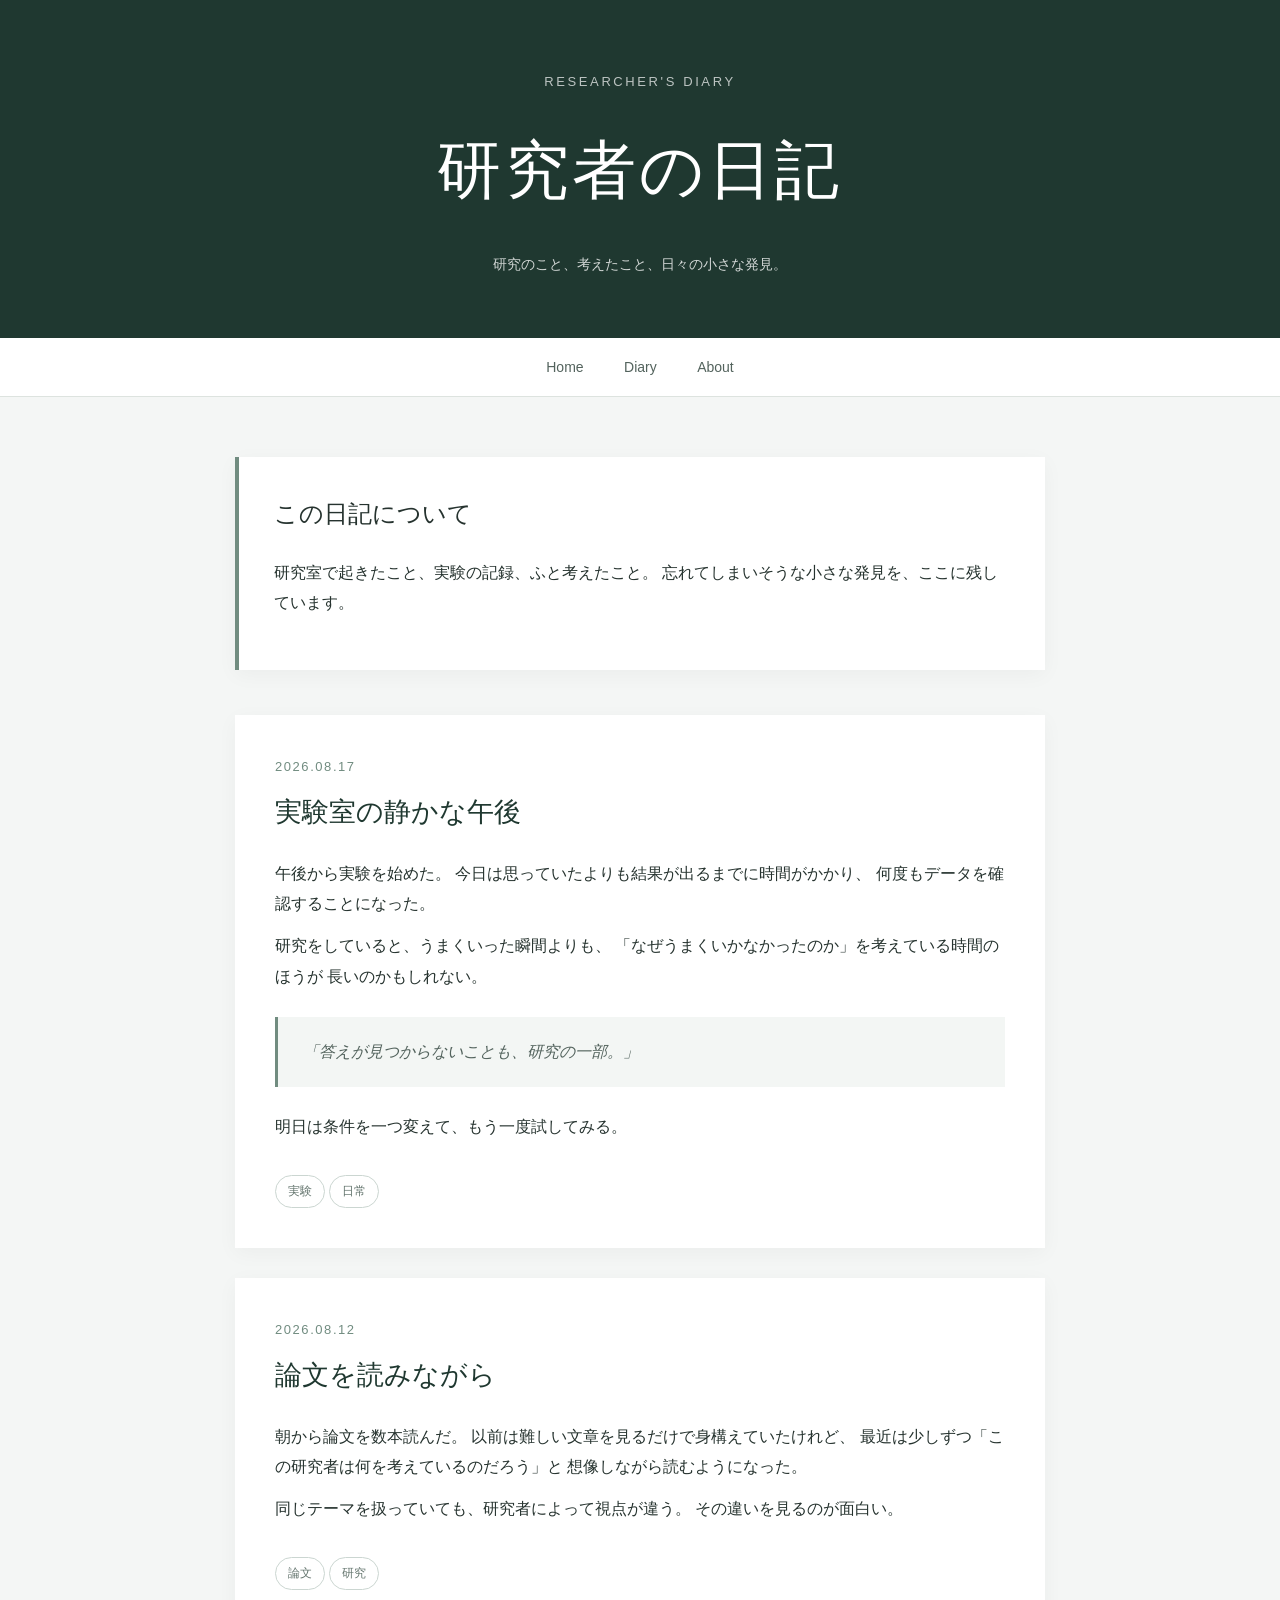
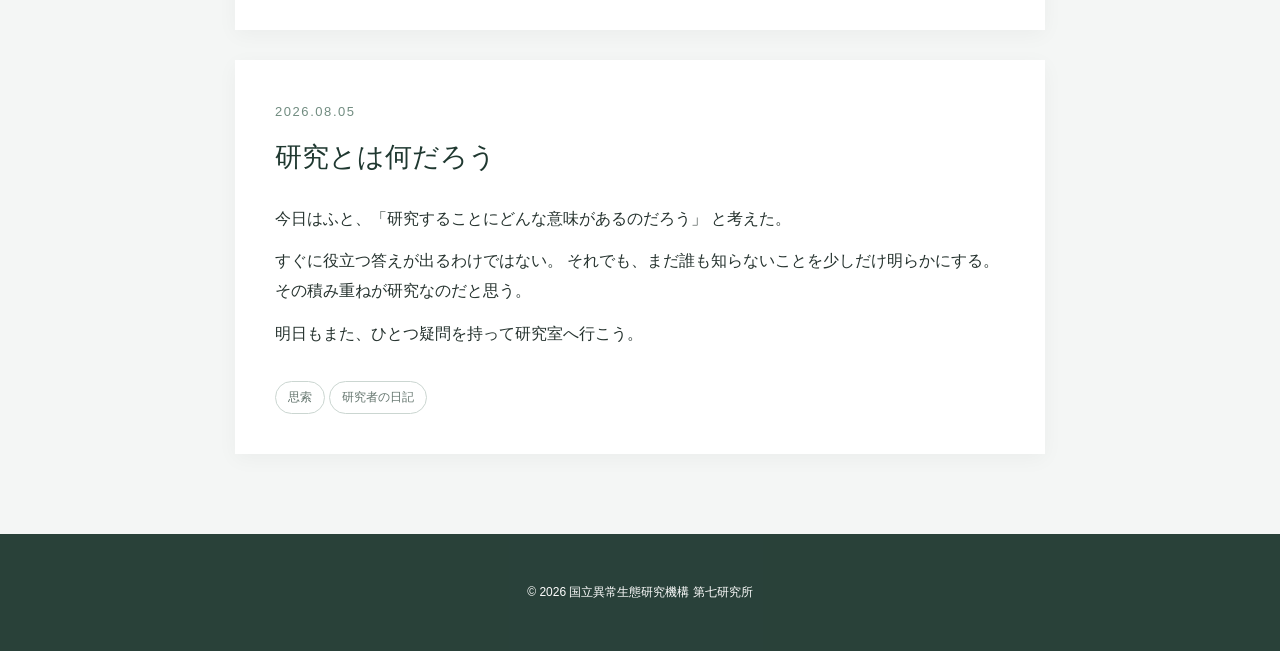
<file: Diary/index.html>
<!DOCTYPE html>
<html lang="ja">
<head>
  <meta charset="UTF-8">
  <meta name="viewport" content="width=device-width, initial-scale=1.0">
  <title>研究者の日記</title>

  <style>
    * {
      box-sizing: border-box;
    }

    body {
      margin: 0;
      font-family:
        -apple-system, BlinkMacSystemFont,
        "Hiragino Kaku Gothic ProN",
        "Yu Gothic", "Meiryo", sans-serif;
      background: #f4f6f5;
      color: #26332f;
      line-height: 1.9;
    }

    header {
      background: #1f3830;
      color: white;
      padding: 70px 20px 60px;
      text-align: center;
    }

    header .label {
      font-size: 13px;
      letter-spacing: 0.2em;
      opacity: 0.7;
      margin-bottom: 15px;
    }

    header h1 {
      margin: 0;
      font-family: Georgia, "Times New Roman", serif;
      font-size: clamp(38px, 8vw, 64px);
      font-weight: normal;
      letter-spacing: 0.05em;
    }

    header p {
      margin: 20px 0 0;
      font-size: 14px;
      opacity: 0.8;
    }

    nav {
      background: white;
      border-bottom: 1px solid #dde3df;
      text-align: center;
      padding: 14px;
      position: sticky;
      top: 0;
      z-index: 10;
    }

    nav a {
      color: #53635d;
      text-decoration: none;
      margin: 0 18px;
      font-size: 14px;
    }

    nav a:hover {
      color: #1f3830;
    }

    main {
      max-width: 850px;
      margin: 60px auto;
      padding: 0 20px;
    }

    .intro {
      background: white;
      padding: 35px;
      margin-bottom: 45px;
      border-left: 4px solid #718c80;
      box-shadow: 0 5px 20px rgba(0,0,0,0.04);
    }

    .intro h2 {
      margin-top: 0;
      font-family: Georgia, serif;
      font-weight: normal;
    }

    .diary {
      background: white;
      padding: 40px;
      margin-bottom: 30px;
      box-shadow: 0 5px 20px rgba(0,0,0,0.04);
    }

    .date {
      color: #718c80;
      font-size: 13px;
      letter-spacing: 0.12em;
      margin-bottom: 8px;
    }

    .diary h2 {
      margin: 0 0 20px;
      font-family: Georgia, serif;
      font-size: 27px;
      font-weight: normal;
      color: #1f3830;
    }

    .diary p {
      margin: 12px 0;
    }

    .tag {
      display: inline-block;
      margin-top: 20px;
      padding: 4px 12px;
      border: 1px solid #cbd6d1;
      color: #64756e;
      font-size: 12px;
      border-radius: 20px;
    }

    .quote {
      margin: 25px 0;
      padding: 20px 25px;
      background: #f3f6f4;
      border-left: 3px solid #718c80;
      color: #53635d;
      font-family: Georgia, serif;
      font-style: italic;
    }

    footer {
      margin-top: 80px;
      background: #1f3830;
      color: white;
      text-align: center;
      padding: 35px 20px;
      font-size: 12px;
      opacity: 0.95;
    }

    @media (max-width: 600px) {
      header {
        padding: 55px 20px 45px;
      }

      nav a {
        margin: 0 8px;
        font-size: 12px;
      }

      main {
        margin: 35px auto;
      }

      .intro,
      .diary {
        padding: 25px;
      }

      .diary h2 {
        font-size: 23px;
      }
    }
  </style>
</head>

<body>

  <header id="top">
    <div class="label">RESEARCHER'S DIARY</div>
    <h1>研究者の日記</h1>
    <p>研究のこと、考えたこと、日々の小さな発見。</p>
  </header>

  <nav>
    <a href="../index.html" class="card-link">Home</a>
    <a href="#diary">Diary</a>
    <a href="#about">About</a>
  </nav>

  <main>

    <section class="intro" id="about">
      <h2>この日記について</h2>
      <p>
        研究室で起きたこと、実験の記録、ふと考えたこと。
        忘れてしまいそうな小さな発見を、ここに残しています。
      </p>
    </section>

    <section id="diary">

      <!-- 日記 01 -->
      <article class="diary">
        <div class="date">2026.08.17</div>
        <h2>実験室の静かな午後</h2>

        <p>
          午後から実験を始めた。
          今日は思っていたよりも結果が出るまでに時間がかかり、
          何度もデータを確認することになった。
        </p>

        <p>
          研究をしていると、うまくいった瞬間よりも、
          「なぜうまくいかなかったのか」を考えている時間のほうが
          長いのかもしれない。
        </p>

        <div class="quote">
          「答えが見つからないことも、研究の一部。」
        </div>

        <p>
          明日は条件を一つ変えて、もう一度試してみる。
        </p>

        <span class="tag">実験</span>
        <span class="tag">日常</span>
      </article>


      <!-- 日記 02 -->
      <article class="diary">
        <div class="date">2026.08.12</div>
        <h2>論文を読みながら</h2>

        <p>
          朝から論文を数本読んだ。
          以前は難しい文章を見るだけで身構えていたけれど、
          最近は少しずつ「この研究者は何を考えているのだろう」と
          想像しながら読むようになった。
        </p>

        <p>
          同じテーマを扱っていても、研究者によって視点が違う。
          その違いを見るのが面白い。
        </p>

        <span class="tag">論文</span>
        <span class="tag">研究</span>
      </article>


      <!-- 日記 03 -->
      <article class="diary">
        <div class="date">2026.08.05</div>
        <h2>研究とは何だろう</h2>

        <p>
          今日はふと、「研究することにどんな意味があるのだろう」
          と考えた。
        </p>

        <p>
          すぐに役立つ答えが出るわけではない。
          それでも、まだ誰も知らないことを少しだけ明らかにする。
          その積み重ねが研究なのだと思う。
        </p>

        <p>
          明日もまた、ひとつ疑問を持って研究室へ行こう。
        </p>

        <span class="tag">思索</span>
        <span class="tag">研究者の日記</span>
      </article>

    </section>

  </main>

  <footer>
    <p>© 2026 国立異常生態研究機構 第七研究所</p>
  </footer>

</body>
</html>
</file>
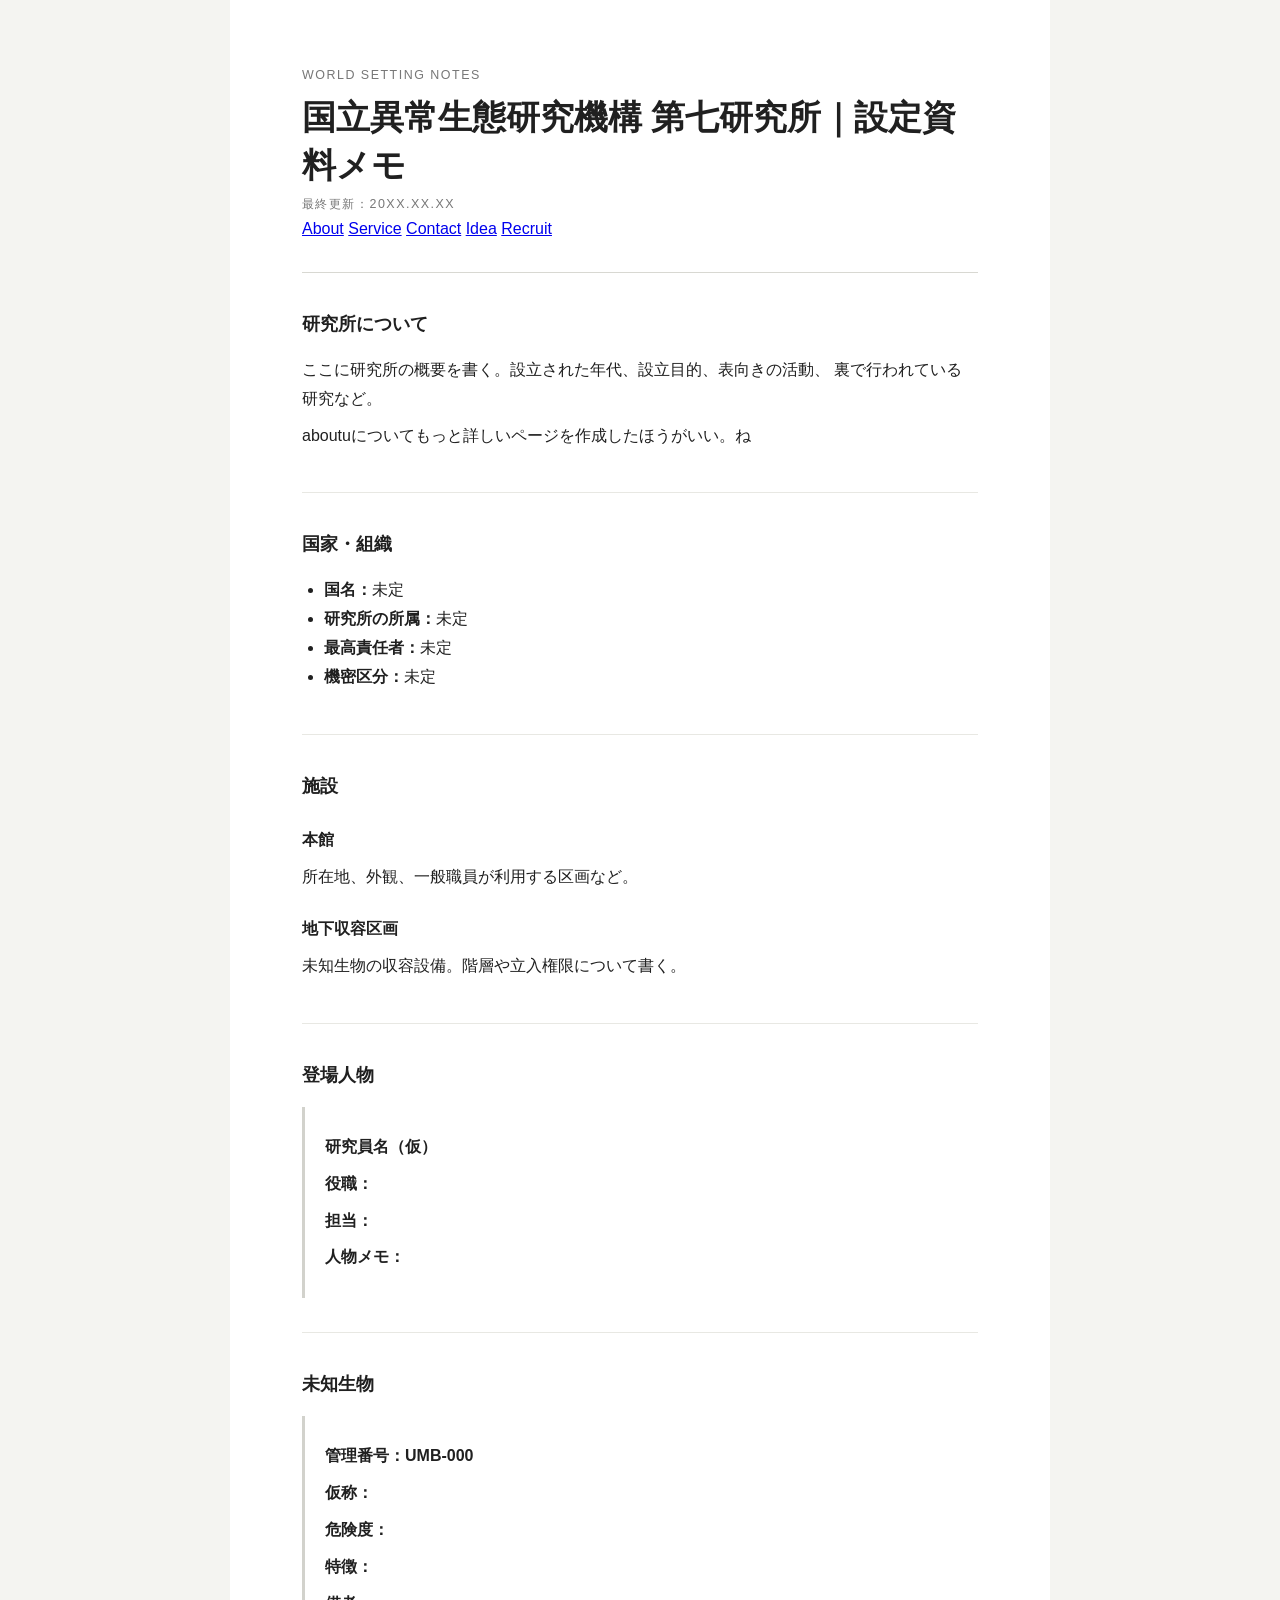
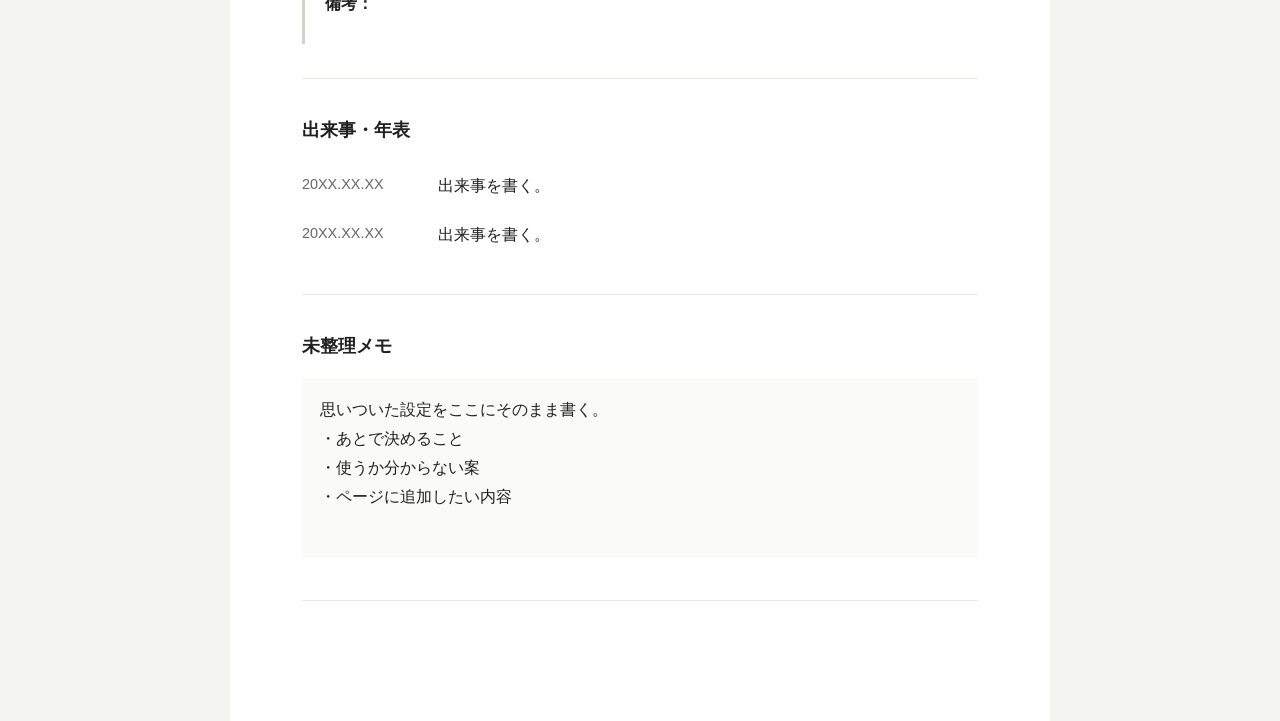
<file: Idea/index.html>
<!DOCTYPE html>
<html lang="ja">
<head>
  <meta charset="UTF-8">
  <meta name="viewport" content="width=device-width, initial-scale=1.0">
  <title>設定資料メモ</title>
  <link rel="stylesheet" href="style.css">
</head>
<body>
  <main class="memo">
    <header class="memo-header">
      <p class="label">WORLD SETTING NOTES</p>
      <h1>国立異常生態研究機構 第七研究所｜設定資料メモ</h1>
      <p class="updated">最終更新：20XX.XX.XX</p>

      <nav class="nav">
        <a href="#about">About</a>
        <a href="#service">Service</a>
        <a href="#contact">Contact</a>
        <a href="Idea/index.html">Idea</a>
        <a href="Recruit/index.html">Recruit</a>
      </nav>
      
    </header>

    <section>
      <h2>研究所について</h2>
      <p>
        ここに研究所の概要を書く。設立された年代、設立目的、表向きの活動、
        裏で行われている研究など。
      </p>
      <p>aboutuについてもっと詳しいページを作成したほうがいい。ね</p>
    </section>

    <section>
      <h2>国家・組織</h2>
      <ul>
        <li><strong>国名：</strong>未定</li>
        <li><strong>研究所の所属：</strong>未定</li>
        <li><strong>最高責任者：</strong>未定</li>
        <li><strong>機密区分：</strong>未定</li>
      </ul>
    </section>

    <section>
      <h2>施設</h2>
      <h3>本館</h3>
      <p>所在地、外観、一般職員が利用する区画など。</p>

      <h3>地下収容区画</h3>
      <p>未知生物の収容設備。階層や立入権限について書く。</p>
    </section>

    <section>
      <h2>登場人物</h2>
      <div class="note-block">
        <h3>研究員名（仮）</h3>
        <p><strong>役職：</strong></p>
        <p><strong>担当：</strong></p>
        <p><strong>人物メモ：</strong></p>
      </div>
    </section>

    <section>
      <h2>未知生物</h2>
      <div class="note-block">
        <h3>管理番号：UMB-000</h3>
        <p><strong>仮称：</strong></p>
        <p><strong>危険度：</strong></p>
        <p><strong>特徴：</strong></p>
        <p><strong>備考：</strong></p>
      </div>
    </section>

    <section>
      <h2>出来事・年表</h2>
      <dl class="timeline">
        <div>
          <dt>20XX.XX.XX</dt>
          <dd>出来事を書く。</dd>
        </div>
        <div>
          <dt>20XX.XX.XX</dt>
          <dd>出来事を書く。</dd>
        </div>
      </dl>
    </section>

    <section>
      <h2>未整理メモ</h2>
      <p class="free-note">
        思いついた設定をここにそのまま書く。<br>
        ・あとで決めること<br>
        ・使うか分からない案<br>
        ・ページに追加したい内容
      </p>
    </section>
  </main>
</body>
</html>
</file>
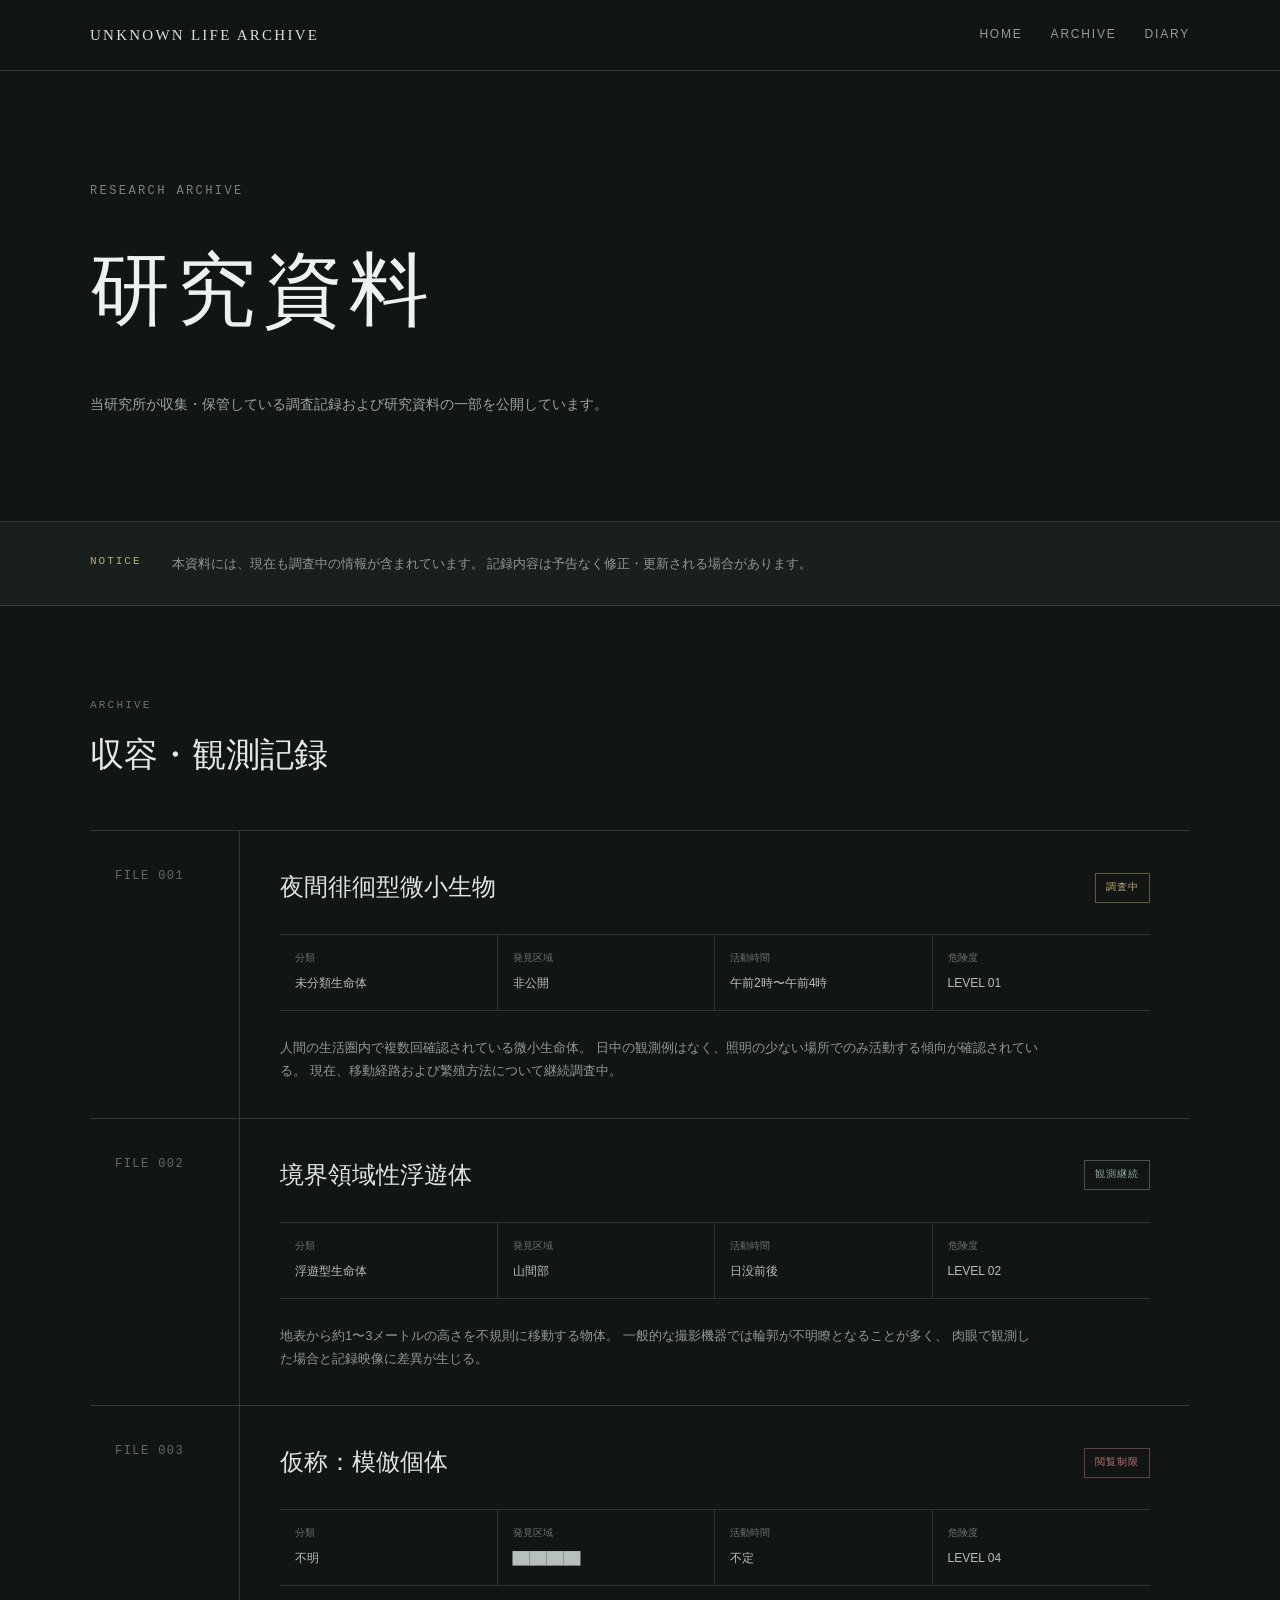
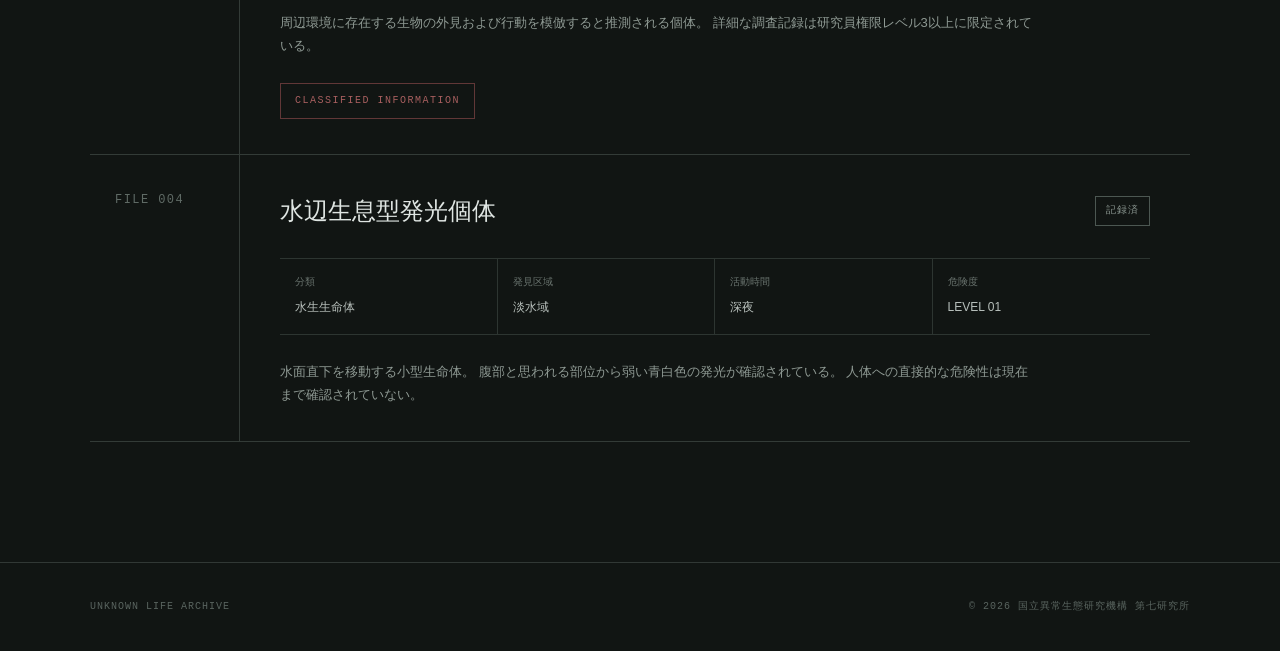
<file: Materials/index.html>
<!DOCTYPE html>
<html lang="ja">
<head>
  <meta charset="UTF-8">
  <meta name="viewport" content="width=device-width, initial-scale=1.0">

  <title>研究資料 | 国立異常生態研究機構 第七研究所</title>
  <meta name="description" content="国立異常生態研究機構 第七研究所の研究資料">

  <link rel="stylesheet" href="style.css">
</head>

<body>

  <header class="header">
    <div class="container header-inner">
      <a href="../index.html" class="logo">UNKNOWN LIFE ARCHIVE</a>

      <nav class="nav">
        <a href="../index.html">HOME</a>
        <a href="#archive">ARCHIVE</a>
        <a href="../Diary/index.html">DIARY</a>
      </nav>
    </div>
  </header>


  <main>

    <!-- タイトル -->
    <section class="hero">
      <div class="container">

        <p class="hero-label">
          RESEARCH ARCHIVE
        </p>

        <h1>研究資料</h1>

        <p class="hero-description">
          当研究所が収集・保管している調査記録および研究資料の一部を公開しています。
        </p>

      </div>
    </section>


    <!-- 注意書き -->
    <section class="notice">
      <div class="container">

        <p class="notice-label">
          NOTICE
        </p>

        <p>
          本資料には、現在も調査中の情報が含まれています。
          記録内容は予告なく修正・更新される場合があります。
        </p>

      </div>
    </section>


    <!-- 研究資料一覧 -->
    <section id="archive" class="archive">

      <div class="container">

        <div class="section-heading">
          <p>ARCHIVE</p>
          <h2>収容・観測記録</h2>
        </div>


        <div class="research-list">

          <!-- 資料01 -->
          <article class="research-card">

            <div class="research-number">
              FILE 001
            </div>

            <div class="research-content">

              <div class="research-top">
                <h3>夜間徘徊型微小生物</h3>

                <span class="status investigation">
                  調査中
                </span>
              </div>

              <dl class="research-data">

                <div>
                  <dt>分類</dt>
                  <dd>未分類生命体</dd>
                </div>

                <div>
                  <dt>発見区域</dt>
                  <dd>非公開</dd>
                </div>

                <div>
                  <dt>活動時間</dt>
                  <dd>午前2時〜午前4時</dd>
                </div>

                <div>
                  <dt>危険度</dt>
                  <dd>LEVEL 01</dd>
                </div>

              </dl>

              <p class="research-text">
                人間の生活圏内で複数回確認されている微小生命体。
                日中の観測例はなく、照明の少ない場所でのみ活動する傾向が確認されている。
                現在、移動経路および繁殖方法について継続調査中。
              </p>

            </div>

          </article>


          <!-- 資料02 -->
          <article class="research-card">

            <div class="research-number">
              FILE 002
            </div>

            <div class="research-content">

              <div class="research-top">
                <h3>境界領域性浮遊体</h3>

                <span class="status observation">
                  観測継続
                </span>
              </div>

              <dl class="research-data">

                <div>
                  <dt>分類</dt>
                  <dd>浮遊型生命体</dd>
                </div>

                <div>
                  <dt>発見区域</dt>
                  <dd>山間部</dd>
                </div>

                <div>
                  <dt>活動時間</dt>
                  <dd>日没前後</dd>
                </div>

                <div>
                  <dt>危険度</dt>
                  <dd>LEVEL 02</dd>
                </div>

              </dl>

              <p class="research-text">
                地表から約1〜3メートルの高さを不規則に移動する物体。
                一般的な撮影機器では輪郭が不明瞭となることが多く、
                肉眼で観測した場合と記録映像に差異が生じる。
              </p>

            </div>

          </article>


          <!-- 資料03 -->
          <article class="research-card">

            <div class="research-number">
              FILE 003
            </div>

            <div class="research-content">

              <div class="research-top">
                <h3>仮称：模倣個体</h3>

                <span class="status restricted">
                  閲覧制限
                </span>
              </div>

              <dl class="research-data">

                <div>
                  <dt>分類</dt>
                  <dd>不明</dd>
                </div>

                <div>
                  <dt>発見区域</dt>
                  <dd>████████</dd>
                </div>

                <div>
                  <dt>活動時間</dt>
                  <dd>不定</dd>
                </div>

                <div>
                  <dt>危険度</dt>
                  <dd>LEVEL 04</dd>
                </div>

              </dl>

              <p class="research-text">
                周辺環境に存在する生物の外見および行動を模倣すると推測される個体。
                詳細な調査記録は研究員権限レベル3以上に限定されている。
              </p>

              <div class="classified">
                CLASSIFIED INFORMATION
              </div>

            </div>

          </article>


          <!-- 資料04 -->
          <article class="research-card">

            <div class="research-number">
              FILE 004
            </div>

            <div class="research-content">

              <div class="research-top">
                <h3>水辺生息型発光個体</h3>

                <span class="status complete">
                  記録済
                </span>
              </div>

              <dl class="research-data">

                <div>
                  <dt>分類</dt>
                  <dd>水生生命体</dd>
                </div>

                <div>
                  <dt>発見区域</dt>
                  <dd>淡水域</dd>
                </div>

                <div>
                  <dt>活動時間</dt>
                  <dd>深夜</dd>
                </div>

                <div>
                  <dt>危険度</dt>
                  <dd>LEVEL 01</dd>
                </div>

              </dl>

              <p class="research-text">
                水面直下を移動する小型生命体。
                腹部と思われる部位から弱い青白色の発光が確認されている。
                人体への直接的な危険性は現在まで確認されていない。
              </p>

            </div>

          </article>

        </div>

      </div>

    </section>

  </main>


  <footer class="footer">

    <div class="container footer-inner">

      <p>
        UNKNOWN LIFE ARCHIVE
      </p>

      <p>
        © 2026 国立異常生態研究機構 第七研究所
      </p>

    </div>

  </footer>

</body>
</html>
</file>
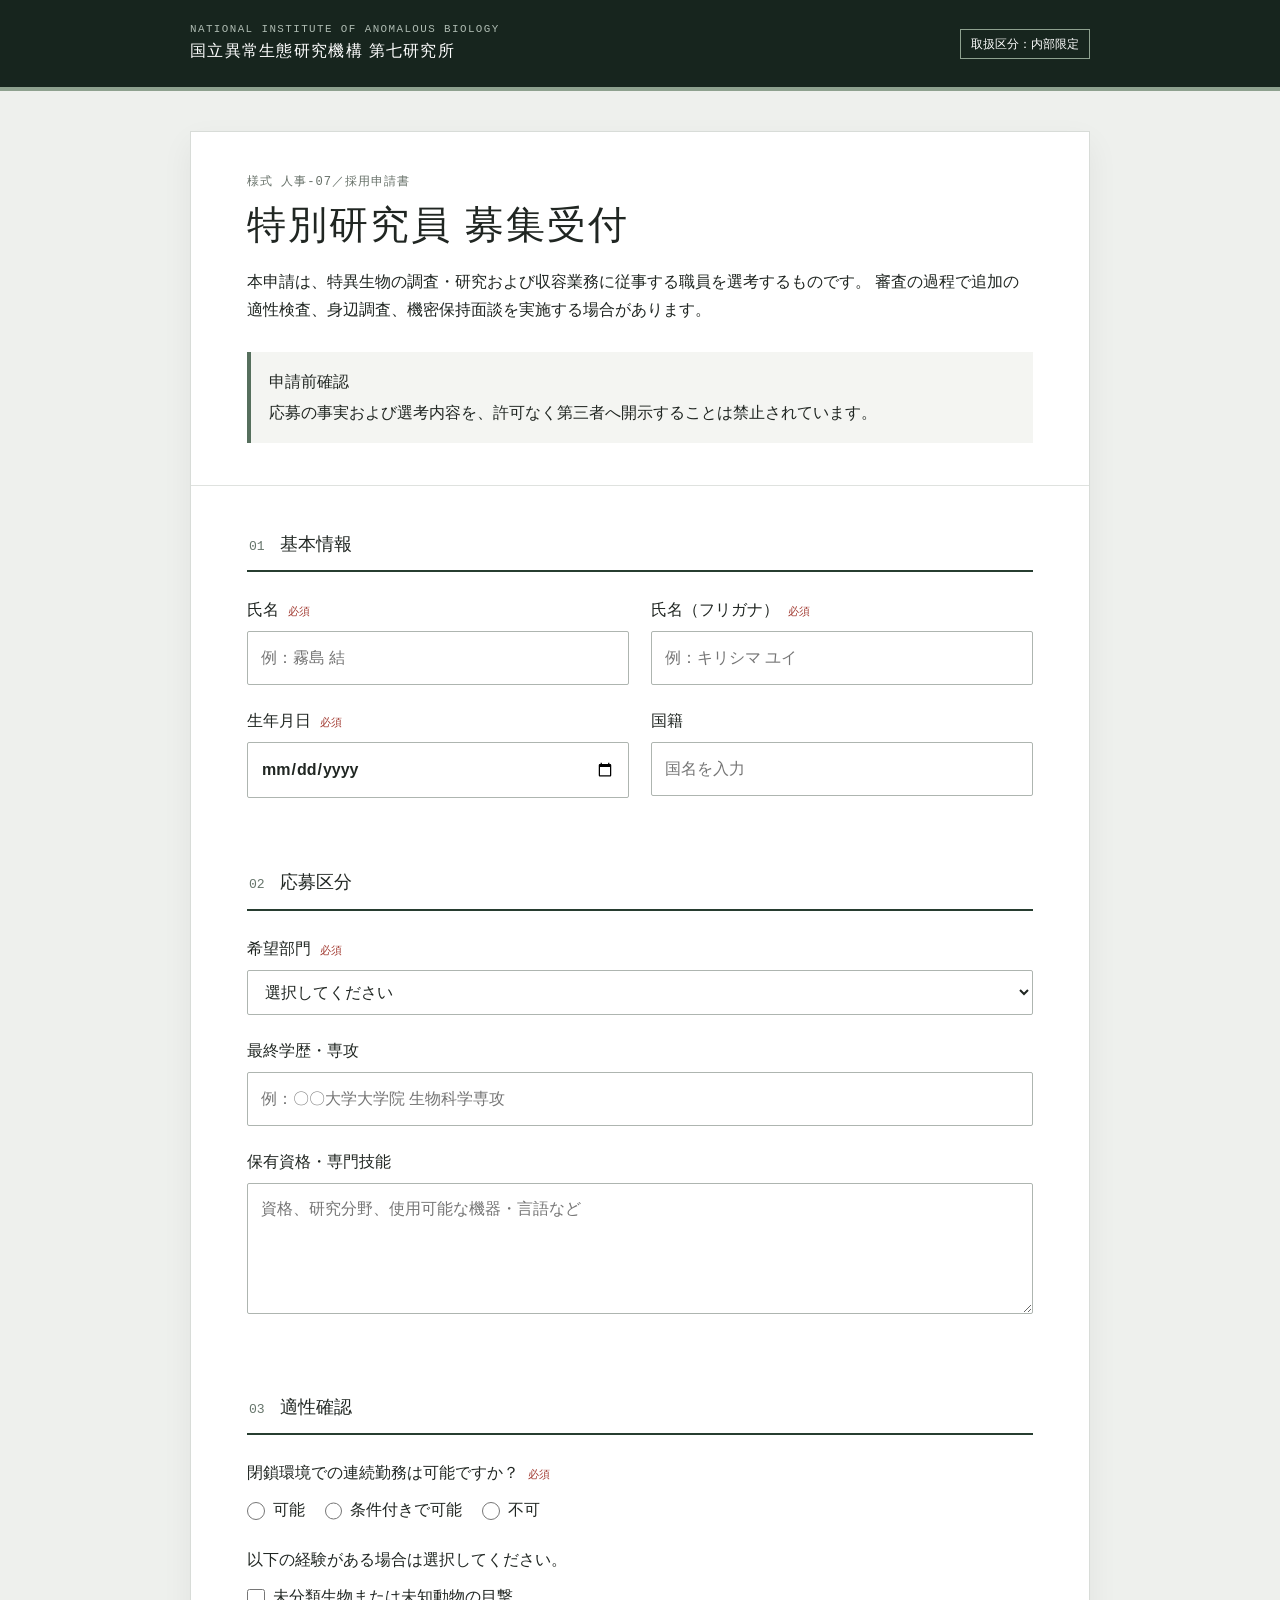
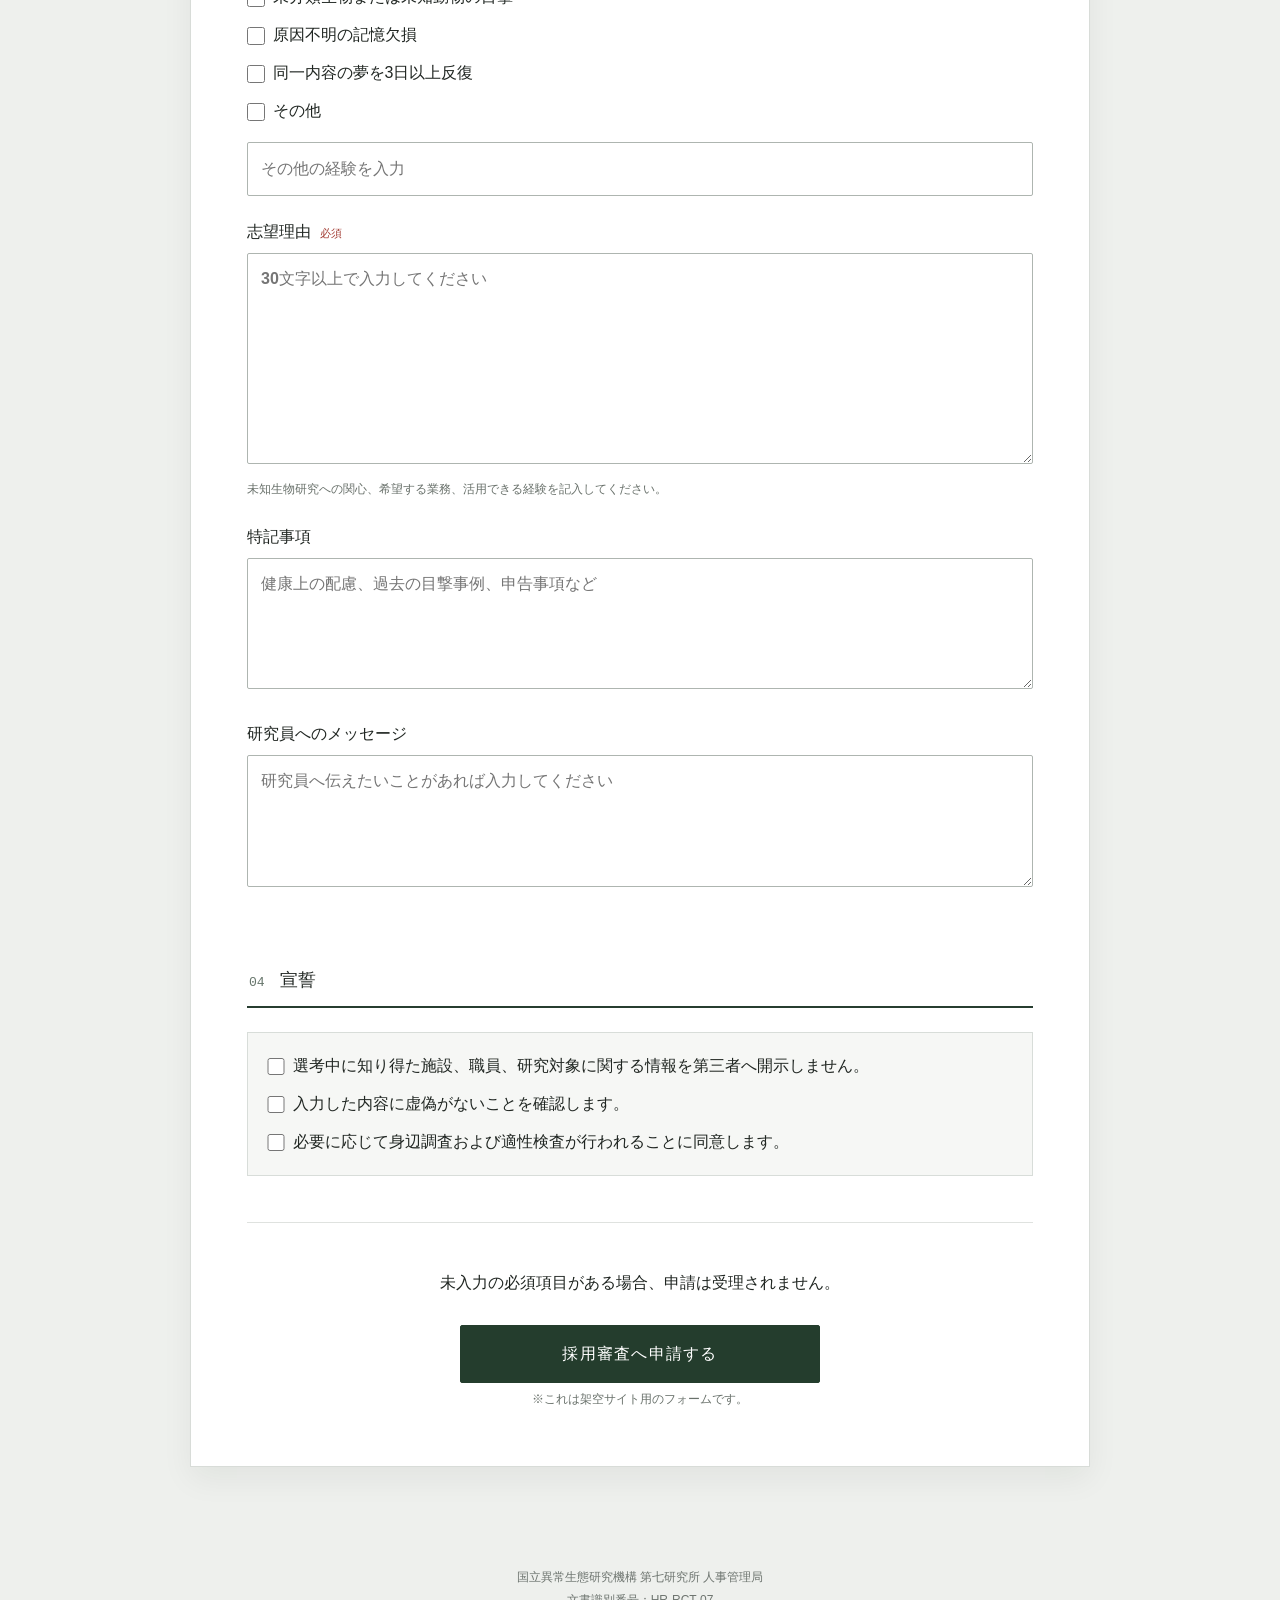
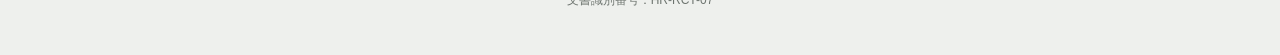
<file: Recruit/index.html>
<!DOCTYPE html>
<html lang="ja">

<head>
    <meta charset="UTF-8">
    <meta name="viewport" content="width=device-width, initial-scale=1.0">
    <title>特別研究員採用申請｜国立異常生態研究機構 第七研究所</title>
    <link rel="stylesheet" href="style.css">
</head>

<body>
    <header class="site-header">
        <div>
            <p class="agency">NATIONAL INSTITUTE OF ANOMALOUS BIOLOGY</p>
            <p class="site-name">国立異常生態研究機構 第七研究所</p>
        </div>
        <p class="classification">取扱区分：内部限定</p>
    </header>

    <main>
        <section class="intro" aria-labelledby="page-title">
            <p class="document-number">様式 人事-07／採用申請書</p>
            <h1 id="page-title">特別研究員 募集受付</h1>
            <p>
                本申請は、特異生物の調査・研究および収容業務に従事する職員を選考するものです。
                審査の過程で追加の適性検査、身辺調査、機密保持面談を実施する場合があります。
            </p>
            <div class="notice">
                <strong>申請前確認</strong>
                <p>応募の事実および選考内容を、許可なく第三者へ開示することは禁止されています。</p>
            </div>
        </section>

        <!-- actionに送信先URLを設定すると、実際にデータを送信できます。 -->
        <form class="application-form"
            action="https://docs.google.com/forms/d/e/1FAIpQLSflsqnhhiZARDOVQxyRQXzQWjRK-QvaQ6HX_3WSPaaCM357rg/formResponse"
            method="POST" target="hidden_iframe">
            <fieldset>
                <legend><span>01</span> 基本情報</legend>

                <div class="field-grid two-columns">
                    <label>
                        氏名 <span class="required">必須</span>
                        <input type="text" name="entry.1387568554" autocomplete="name" required placeholder="例：霧島 結">
                    </label>

                    <label>
                        氏名（フリガナ） <span class="required">必須</span>
                        <input type="text" name="entry.939934053" required placeholder="例：キリシマ ユイ">
                    </label>

                    <label>
                        生年月日 <span class="required">必須</span>
                        <input type="date" name="entry.1103200527" required>
                    </label>

                    <label>
                        国籍
                        <input type="text" name="entry.556957132" placeholder="国名を入力">
                    </label>
                </div>


            </fieldset>

            <fieldset>
                <legend><span>02</span> 応募区分</legend>

                <label>
                    希望部門 <span class="required">必須</span>
                    <select name="entry.1247473331" required>
                        <option value="" selected disabled>選択してください</option>
                        <option>生態研究部門</option>
                        <option>医療・解剖部門</option>
                        <option>現地調査部門</option>
                        <option>収容管理部門</option>
                        <option>情報解析部門</option>
                        <option>部門指定なし</option>
                    </select>
                </label>

                

                <label>
                    最終学歴・専攻
                    <input type="text" name="entry.806029048" placeholder="例：〇〇大学大学院 生物科学専攻">
                </label>

                <label>
                    保有資格・専門技能
                    <textarea name="entry.1760957616" rows="4" placeholder="資格、研究分野、使用可能な機器・言語など"></textarea>
                </label>
            </fieldset>

            <fieldset>
                <legend><span>03</span> 適性確認</legend>

                <div class="choice-group">
                    <p class="question">閉鎖環境での連続勤務は可能ですか？ <span class="required">必須</span></p>
                    <div class="choices">
                        <label><input type="radio" name="entry.840084475" value="可能" required> 可能</label>
                        <label><input type="radio" name="entry.840084475" value="条件付きで可能"> 条件付きで可能</label>
                        <label><input type="radio" name="entry.840084475" value="不可"> 不可</label>
                    </div>
                </div>

                <div class="choice-group">
                    <p class="question">以下の経験がある場合は選択してください。</p>
                    <div class="choices stacked">
                        <label><input type="checkbox" name="entry.345828631" value="未分類生物または未知動物の目撃">
                            未分類生物または未知動物の目撃</label>
                        <label><input type="checkbox" name="entry.345828631" value="原因不明の記憶欠損"> 原因不明の記憶欠損</label>
                        <label><input type="checkbox" name="entry.345828631" value="同一内容の夢を3日以上反復">
                            同一内容の夢を3日以上反復</label>
                        <label>
                            <input type="checkbox" name="entry.345828631" value="__other_option__">
                            その他
                        </label>

                        <input type="text" name="entry.345828631.other_option_response" placeholder="その他の経験を入力">
                    </div>
                </div>

                <label>
                    志望理由 <span class="required">必須</span>
                    <textarea name="entry.1006258574" rows="7" required minlength="30"
                        placeholder="30文字以上で入力してください"></textarea>
                    <span class="hint">未知生物研究への関心、希望する業務、活用できる経験を記入してください。</span>
                </label>

                <label>
                    特記事項
                    <textarea name="entry.2068812139" rows="4" placeholder="健康上の配慮、過去の目撃事例、申告事項など"></textarea>
                </label>
                <label>
                    研究員へのメッセージ
                    <textarea name="entry.1942903644" rows="4" placeholder="研究員へ伝えたいことがあれば入力してください"></textarea>
                </label>
            </fieldset>

            <fieldset>
                <legend><span>04</span> 宣誓</legend>
                <div class="agreement">
                    <label>
                        <input type="checkbox" name="entry.1619317643" value="選考中に知り得た施設、職員、研究対象に関する情報を第三者へ開示しません。"
                            required>
                        <span>
                            選考中に知り得た施設、職員、研究対象に関する情報を第三者へ開示しません。
                        </span>
                    </label>

                    <label>
                        <input type="checkbox" name="entry.1619317643" value="入力した内容に虚偽がないことを確認します。" required>
                        <span>
                            入力した内容に虚偽がないことを確認します。
                        </span>
                    </label>

                    <label>
                        <input type="checkbox" name="entry.1619317643" value="必要に応じて身辺調査および適性検査が行われることに同意します。" required>
                        <span>
                            必要に応じて身辺調査および適性検査が行われることに同意します。
                        </span>
                    </label>
                </div>
            </fieldset>

            <div class="submit-area">
                <p>未入力の必須項目がある場合、申請は受理されません。</p>
                <button type="submit">採用審査へ申請する</button>
                <p class="demo-note">※これは架空サイト用のフォームです。</p>
            </div>
        </form>


        <iframe name="hidden_iframe" id="hidden_iframe" title="送信結果" style="display: none;"></iframe>

        <div id="submit-success" class="submit-success" hidden>
            <p class="success-code">APPLICATION ACCEPTED</p>
            <h2>申請を受理しました</h2>
            <p>
                受付番号を発行しました。審査結果が確定するまで、
                本申請に関する情報を第三者へ開示しないでください。
            </p>
        </div>
    </main>

    <footer>
        <p>国立異常生態研究機構 第七研究所 人事管理局</p>
        <p>文書識別番号：HR-RCT-07</p>
    </footer>
    <script>
        const applicationForm = document.querySelector(".application-form");
        const hiddenIframe = document.querySelector("#hidden_iframe");
        const successMessage = document.querySelector("#submit-success");

        let formSubmitted = false;

        applicationForm.addEventListener("submit", () => {
            formSubmitted = true;
        });

        hiddenIframe.addEventListener("load", () => {
            if (!formSubmitted) return;

            applicationForm.hidden = true;
            successMessage.hidden = false;
            successMessage.scrollIntoView({
                behavior: "smooth",
                block: "center"
            });
        });
    </script>
</body>

</html>
</file>
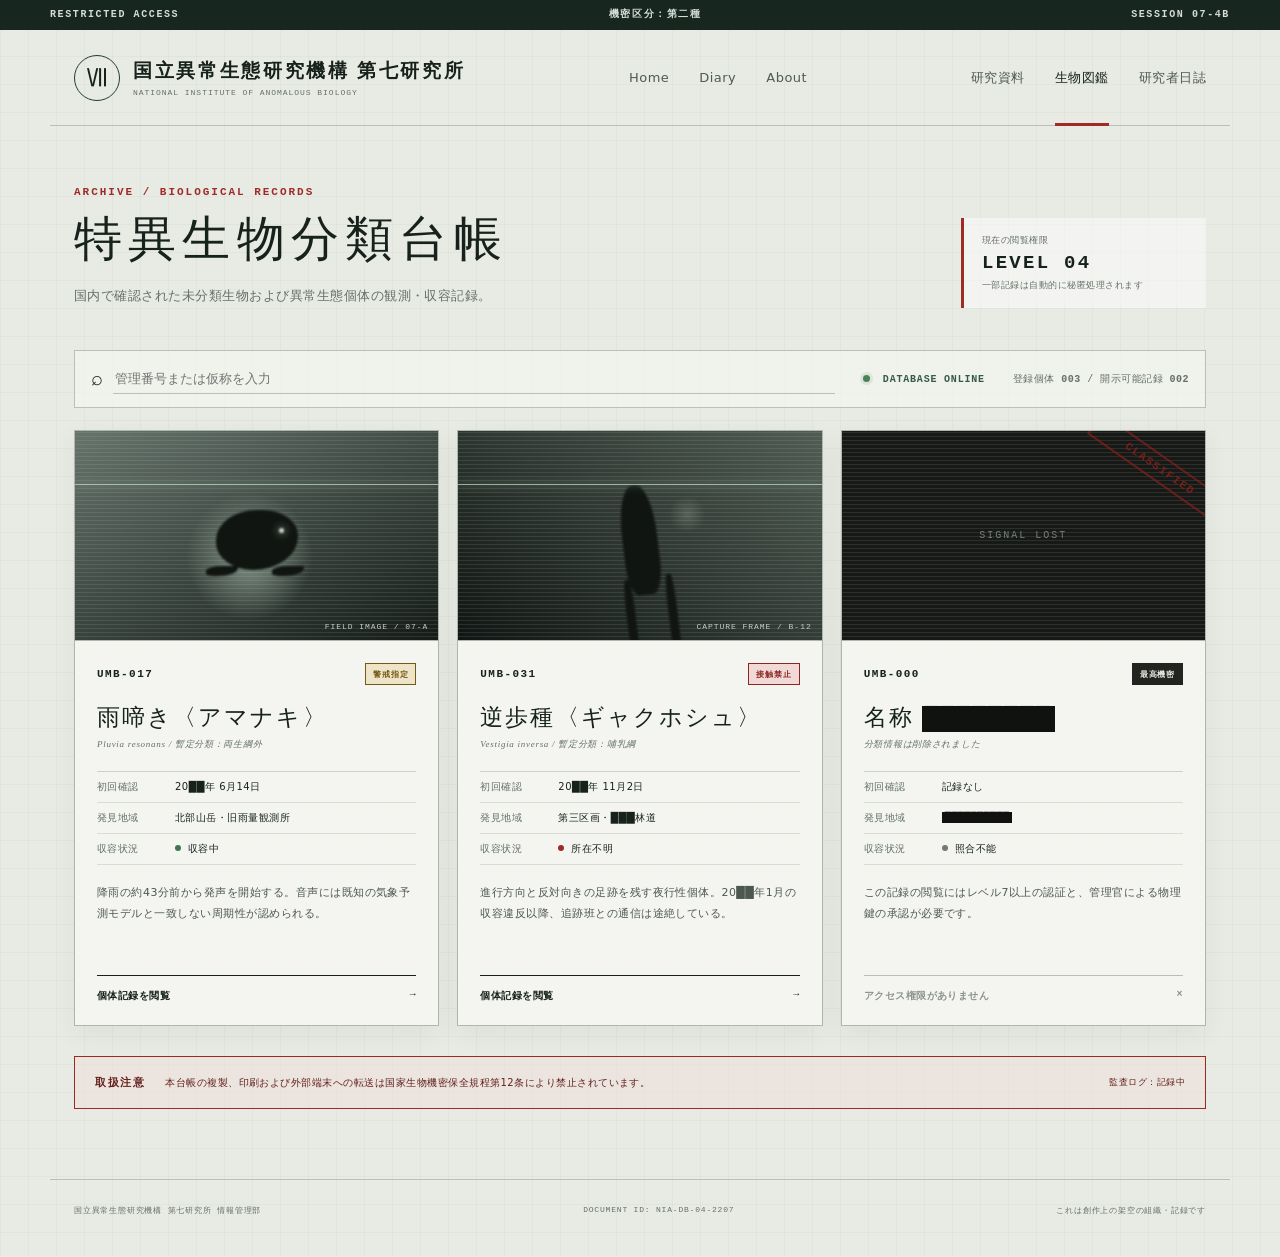
<file: VisualBook/index.html>
<!DOCTYPE html>
<html lang="ja">
<head>
  <meta charset="UTF-8">
  <meta name="viewport" content="width=device-width, initial-scale=1.0">
  <meta name="robots" content="noindex, nofollow">
  <title>特異生物分類台帳｜国立異常生態研究機構 第七研究所</title>
  <link rel="stylesheet" href="style.css">
</head>
<body>
  <div class="security-strip" aria-hidden="true">
    <span>RESTRICTED ACCESS</span>
    <span>機密区分：第二種</span>
    <span>SESSION 07-4B</span>
  </div>

  <header class="site-header">
    <a class="identity" href="#" aria-label="国立異常生態研究機構 第七研究所 ホーム">
      <span class="identity-mark">Ⅶ</span>
      <span>
        <strong>国立異常生態研究機構 第七研究所</strong>
        <small>NATIONAL INSTITUTE OF ANOMALOUS BIOLOGY</small>
      </span>
    </a>
<nav>
    <a href="../index.html" class="card-link">Home</a>
    <a href="#diary">Diary</a>
    <a href="#about">About</a>
  </nav>

    <nav aria-label="主要メニュー">
      <a href="Materials/index.html">研究資料</a>
      <a href="#" class="active" aria-current="page">生物図鑑</a>
      <a href="Diary/index.html">研究者日誌</a>
    </nav>
  </header>

  <main>
    <section class="page-heading">
      <div>
        <p class="eyebrow">ARCHIVE / BIOLOGICAL RECORDS</p>
        <h1>特異生物分類台帳</h1>
        <p class="lead">国内で確認された未分類生物および異常生態個体の観測・収容記録。</p>
      </div>
      <div class="access-card">
        <span>現在の閲覧権限</span>
        <strong>LEVEL 04</strong>
        <small>一部記録は自動的に秘匿処理されます</small>
      </div>
    </section>

    <section class="toolbar" aria-label="台帳情報">
      <div class="search-box">
        <span aria-hidden="true">⌕</span>
        <input type="search" placeholder="管理番号または仮称を入力" aria-label="台帳内を検索">
      </div>
      <div class="database-status">
        <span class="status-light"></span>
        DATABASE ONLINE
      </div>
      <p>登録個体 <strong>003</strong> / 開示可能記録 <strong>002</strong></p>
    </section>

    <section class="archive" aria-label="特異生物一覧">
      <article class="specimen-card">
        <div class="specimen-image image-a">
          <span class="scan-line"></span>
          <span class="image-label">FIELD IMAGE / 07-A</span>
          <div class="silhouette silhouette-a" aria-hidden="true"></div>
        </div>
        <div class="specimen-body">
          <div class="record-line">
            <span class="record-number">UMB-017</span>
            <span class="badge badge-warning">警戒指定</span>
          </div>
          <h2>雨啼き〈アマナキ〉</h2>
          <p class="latin">Pluvia resonans / 暫定分類：両生綱外</p>
          <dl>
            <div><dt>初回確認</dt><dd>20██年 6月14日</dd></div>
            <div><dt>発見地域</dt><dd>北部山岳・旧雨量観測所</dd></div>
            <div><dt>収容状況</dt><dd><span class="dot green"></span>収容中</dd></div>
          </dl>
          <p class="summary">降雨の約43分前から発声を開始する。音声には既知の気象予測モデルと一致しない周期性が認められる。</p>
          <a class="record-link" href="#">個体記録を閲覧 <span>→</span></a>
        </div>
      </article>

      <article class="specimen-card">
        <div class="specimen-image image-b">
          <span class="scan-line"></span>
          <span class="image-label">CAPTURE FRAME / B-12</span>
          <div class="silhouette silhouette-b" aria-hidden="true"></div>
        </div>
        <div class="specimen-body">
          <div class="record-line">
            <span class="record-number">UMB-031</span>
            <span class="badge badge-danger">接触禁止</span>
          </div>
          <h2>逆歩種〈ギャクホシュ〉</h2>
          <p class="latin">Vestigia inversa / 暫定分類：哺乳綱</p>
          <dl>
            <div><dt>初回確認</dt><dd>20██年 11月2日</dd></div>
            <div><dt>発見地域</dt><dd>第三区画・███林道</dd></div>
            <div><dt>収容状況</dt><dd><span class="dot red"></span>所在不明</dd></div>
          </dl>
          <p class="summary">進行方向と反対向きの足跡を残す夜行性個体。20██年1月の収容違反以降、追跡班との通信は途絶している。</p>
          <a class="record-link" href="#">個体記録を閲覧 <span>→</span></a>
        </div>
      </article>

      <article class="specimen-card classified">
        <div class="classified-stamp">CLASSIFIED</div>
        <div class="specimen-image image-c">
          <span class="noise">SIGNAL LOST</span>
        </div>
        <div class="specimen-body">
          <div class="record-line">
            <span class="record-number">UMB-000</span>
            <span class="badge badge-black">最高機密</span>
          </div>
          <h2>名称 <span class="redacted">████████</span></h2>
          <p class="latin">分類情報は削除されました</p>
          <dl>
            <div><dt>初回確認</dt><dd>記録なし</dd></div>
            <div><dt>発見地域</dt><dd><span class="redacted">██████████</span></dd></div>
            <div><dt>収容状況</dt><dd><span class="dot gray"></span>照合不能</dd></div>
          </dl>
          <p class="summary">この記録の閲覧にはレベル7以上の認証と、管理官による物理鍵の承認が必要です。</p>
          <span class="record-link disabled">アクセス権限がありません <span>×</span></span>
        </div>
      </article>
    </section>

    <aside class="notice">
      <strong>取扱注意</strong>
      <p>本台帳の複製、印刷および外部端末への転送は国家生物機密保全規程第12条により禁止されています。</p>
      <span>監査ログ：記録中</span>
    </aside>
  </main>

  <footer>
    <span>国立異常生態研究機構 第七研究所 情報管理部</span>
    <span>DOCUMENT ID: NIA-DB-04-2207</span>
    <span>これは創作上の架空の組織・記録です</span>
  </footer>
</body>
</html>
</file>
<file: Idea/style.css>
:root {
  color-scheme: light;
  font-family: -apple-system, BlinkMacSystemFont, "Segoe UI", "Noto Sans JP", sans-serif;
  color: #202020;
  background: #f4f4f1;
}

* {
  box-sizing: border-box;
}

body {
  margin: 0;
  line-height: 1.8;
}

.memo {
  width: min(820px, calc(100% - 32px));
  min-height: 100vh;
  margin: 0 auto;
  padding: 64px 72px 120px;
  background: #fff;
}

.memo-header {
  padding-bottom: 28px;
  border-bottom: 1px solid #d8d8d2;
}

.label,
.updated {
  margin: 0;
  color: #777;
  font-size: 0.78rem;
  letter-spacing: 0.12em;
}

h1 {
  margin: 8px 0 4px;
  font-size: clamp(1.55rem, 4vw, 2.1rem);
  line-height: 1.4;
}

section {
  padding: 34px 0;
  border-bottom: 1px solid #e8e8e3;
}

h2 {
  margin: 0 0 16px;
  font-size: 1.15rem;
}

h3 {
  margin: 24px 0 6px;
  font-size: 1rem;
}

p,
ul {
  margin: 8px 0;
}

ul {
  padding-left: 1.4em;
}

.note-block {
  margin-top: 14px;
  padding: 2px 20px 18px;
  border-left: 3px solid #d2d2cc;
}

.timeline {
  margin: 0;
}

.timeline div {
  display: grid;
  grid-template-columns: 120px 1fr;
  gap: 16px;
  padding: 10px 0;
}

.timeline dt {
  color: #666;
  font-size: 0.9rem;
}

.timeline dd {
  margin: 0;
}

.free-note {
  min-height: 180px;
  padding: 18px;
  background: #fafaf7;
}

@media (max-width: 640px) {
  .memo {
    width: 100%;
    padding: 36px 22px 80px;
  }

  .timeline div {
    grid-template-columns: 1fr;
    gap: 0;
  }
}
</file>
<file: Materials/style.css>
* {
  box-sizing: border-box;
}

html {
  scroll-behavior: smooth;
}

body {
  margin: 0;
  background: #111513;
  color: #d9dfdc;
  font-family:
    -apple-system,
    BlinkMacSystemFont,
    "Hiragino Kaku Gothic ProN",
    "Yu Gothic",
    Meiryo,
    sans-serif;
  line-height: 1.8;
}

a {
  color: inherit;
}

.container {
  width: min(1100px, calc(100% - 40px));
  margin: 0 auto;
}


/* =====================
   Header
===================== */

.header {
  position: sticky;
  top: 0;
  z-index: 100;

  background: rgba(17, 21, 19, 0.95);
  border-bottom: 1px solid #313835;
  backdrop-filter: blur(10px);
}

.header-inner {
  min-height: 70px;

  display: flex;
  justify-content: space-between;
  align-items: center;
}

.logo {
  font-family: Georgia, "Times New Roman", serif;
  font-size: 15px;
  letter-spacing: 0.15em;

  color: #d9dfdc;
  text-decoration: none;
}

.nav {
  display: flex;
  gap: 28px;
}

.nav a {
  color: #929d98;
  font-size: 12px;
  letter-spacing: 0.15em;
  text-decoration: none;

  transition: color 0.2s ease;
}

.nav a:hover {
  color: #ffffff;
}


/* =====================
   Hero
===================== */

.hero {
  padding: 110px 0 90px;

  border-bottom: 1px solid #313835;

  background:
    linear-gradient(
      rgba(17, 21, 19, 0.88),
      rgba(17, 21, 19, 0.96)
    ),
    repeating-linear-gradient(
      0deg,
      transparent,
      transparent 3px,
      rgba(255,255,255,0.015) 4px
    );
}

.hero-label {
  margin: 0 0 15px;

  color: #78847e;

  font-family: monospace;
  font-size: 12px;
  letter-spacing: 0.2em;
}

.hero h1 {
  margin: 0;

  font-family: Georgia, "Times New Roman", serif;
  font-size: clamp(45px, 8vw, 80px);
  font-weight: normal;
  letter-spacing: 0.08em;

  color: #edf1ef;
}

.hero-description {
  max-width: 620px;

  margin-top: 30px;

  color: #9ba5a0;
  font-size: 14px;
}


/* =====================
   Notice
===================== */

.notice {
  padding: 30px 0;

  background: #191f1c;
  border-bottom: 1px solid #313835;
}

.notice .container {
  display: flex;
  align-items: flex-start;
  gap: 30px;
}

.notice-label {
  flex-shrink: 0;

  margin: 0;

  color: #b6aa75;

  font-family: monospace;
  font-size: 11px;
  letter-spacing: 0.18em;
}

.notice p:last-child {
  margin: 0;

  color: #8e9893;
  font-size: 13px;
}


/* =====================
   Archive
===================== */

.archive {
  padding: 90px 0 120px;
}

.section-heading {
  margin-bottom: 45px;
}

.section-heading p {
  margin: 0 0 8px;

  color: #69746f;

  font-family: monospace;
  font-size: 11px;
  letter-spacing: 0.2em;
}

.section-heading h2 {
  margin: 0;

  color: #e4e9e6;

  font-family: Georgia, "Times New Roman", serif;
  font-size: 34px;
  font-weight: normal;
}


/* =====================
   Research Card
===================== */

.research-list {
  border-top: 1px solid #333b37;
}

.research-card {
  display: grid;

  grid-template-columns: 150px 1fr;

  border-bottom: 1px solid #333b37;

  transition: background 0.2s ease;
}

.research-card:hover {
  background: #161b18;
}

.research-number {
  padding: 35px 25px;

  border-right: 1px solid #333b37;

  color: #606b66;

  font-family: monospace;
  font-size: 12px;
  letter-spacing: 0.12em;
}

.research-content {
  padding: 35px 40px;
}

.research-top {
  display: flex;
  justify-content: space-between;
  align-items: center;

  gap: 20px;

  margin-bottom: 25px;
}

.research-top h3 {
  margin: 0;

  color: #dfe5e2;

  font-family: Georgia, "Times New Roman", serif;
  font-size: 24px;
  font-weight: normal;
}


/* =====================
   Status
===================== */

.status {
  flex-shrink: 0;

  padding: 5px 10px;

  border: 1px solid;

  font-family: monospace;
  font-size: 10px;
  letter-spacing: 0.1em;
}

.investigation {
  color: #c0a96b;
  border-color: #645936;
}

.observation {
  color: #8da99b;
  border-color: #40574c;
}

.restricted {
  color: #be7272;
  border-color: #673c3c;
}

.complete {
  color: #89958f;
  border-color: #4c5752;
}


/* =====================
   Data
===================== */

.research-data {
  display: grid;

  grid-template-columns: repeat(4, 1fr);

  margin: 0 0 25px;

  border-top: 1px solid #2d3531;
  border-bottom: 1px solid #2d3531;
}

.research-data div {
  padding: 15px;

  border-right: 1px solid #2d3531;
}

.research-data div:last-child {
  border-right: none;
}

.research-data dt {
  margin-bottom: 5px;

  color: #69736e;

  font-family: monospace;
  font-size: 10px;
}

.research-data dd {
  margin: 0;

  color: #b8c0bc;

  font-size: 12px;
}


/* =====================
   Description
===================== */

.research-text {
  max-width: 760px;

  margin: 0;

  color: #8e9993;

  font-size: 13px;
}

.classified {
  display: inline-block;

  margin-top: 25px;
  padding: 8px 14px;

  color: #a85f5f;

  border: 1px solid #613737;

  font-family: monospace;
  font-size: 10px;
  letter-spacing: 0.15em;
}


/* =====================
   Footer
===================== */

.footer {
  padding: 35px 0;

  border-top: 1px solid #313835;
}

.footer-inner {
  display: flex;
  justify-content: space-between;

  color: #59645f;

  font-family: monospace;
  font-size: 10px;
  letter-spacing: 0.1em;
}

.footer p {
  margin: 0;
}


/* =====================
   Smartphone
===================== */

@media (max-width: 750px) {

  .header-inner {
    flex-direction: column;
    justify-content: center;

    padding: 18px 0;

    gap: 12px;
  }

  .nav {
    gap: 18px;
  }

  .hero {
    padding: 70px 0 60px;
  }

  .notice .container {
    flex-direction: column;
    gap: 10px;
  }

  .archive {
    padding: 60px 0 80px;
  }

  .research-card {
    grid-template-columns: 1fr;
  }

  .research-number {
    padding: 15px 20px;

    border-right: none;
    border-bottom: 1px solid #333b37;
  }

  .research-content {
    padding: 25px 20px 35px;
  }

  .research-top {
    align-items: flex-start;
  }

  .research-data {
    grid-template-columns: repeat(2, 1fr);
  }

  .research-data div {
    border-bottom: 1px solid #2d3531;
  }

  .footer-inner {
    flex-direction: column;
    gap: 8px;
  }

}
</file>
<file: Recruit/style.css>
:root {
  font-family: "Noto Sans JP", "Yu Gothic", sans-serif;
  color: #202622;
  background: #eef0ed;
  font-synthesis: none;
}

* { box-sizing: border-box; }

body {
  margin: 0;
  line-height: 1.75;
}

.site-header {
  display: flex;
  justify-content: space-between;
  align-items: center;
  gap: 24px;
  padding: 22px max(24px, calc((100% - 900px) / 2));
  color: #fff;
  background: #17251e;
  border-bottom: 4px solid #8ea18f;
}

.agency,
.site-name,
.classification { margin: 0; }

.agency {
  color: #aebbb2;
  font: 0.68rem/1.4 monospace;
  letter-spacing: 0.13em;
}

.site-name {
  font-weight: 700;
  letter-spacing: 0.08em;
}

.classification {
  padding: 4px 10px;
  border: 1px solid #8ea18f;
  font-size: 0.72rem;
}

main {
  width: min(900px, calc(100% - 32px));
  margin: 40px auto 70px;
  background: #fff;
  border: 1px solid #d8dcd8;
  box-shadow: 0 12px 30px rgba(20, 30, 24, 0.06);
}

.intro,
.application-form { padding: 42px 56px; }

.intro { border-bottom: 1px solid #dfe2df; }

.document-number {
  margin: 0;
  color: #667068;
  font: 0.76rem/1.4 monospace;
  letter-spacing: 0.08em;
}

h1 {
  margin: 8px 0 16px;
  font-size: clamp(1.7rem, 5vw, 2.45rem);
  line-height: 1.35;
  letter-spacing: 0.05em;
}

.notice {
  margin-top: 28px;
  padding: 16px 18px;
  background: #f4f5f2;
  border-left: 4px solid #566f5d;
}

.notice p { margin: 3px 0 0; }

fieldset {
  min-width: 0;
  margin: 0 0 46px;
  padding: 0;
  border: 0;
}

legend {
  width: 100%;
  margin-bottom: 24px;
  padding-bottom: 10px;
  border-bottom: 2px solid #273d30;
  font-size: 1.15rem;
  font-weight: 700;
}

legend span {
  margin-right: 10px;
  color: #66756b;
  font: 0.82rem monospace;
}

label,
.choice-group {
  display: block;
  margin-bottom: 22px;
  font-weight: 600;
}

.required {
  margin-left: 5px;
  color: #a23b32;
  font-size: 0.7rem;
}

input,
select,
textarea,
button { font: inherit; }

input[type="text"],
input[type="email"],
input[type="tel"],
input[type="date"],
select,
textarea {
  width: 100%;
  margin-top: 7px;
  padding: 12px 13px;
  color: #202622;
  background: #fff;
  border: 1px solid #aeb5b0;
  border-radius: 2px;
  outline: none;
}

textarea {
  resize: vertical;
  line-height: 1.65;
}

input:focus,
select:focus,
textarea:focus {
  border-color: #355f45;
  box-shadow: 0 0 0 3px rgba(53, 95, 69, 0.13);
}

.field-grid {
  display: grid;
  gap: 0 22px;
}

.two-columns { grid-template-columns: repeat(2, minmax(0, 1fr)); }

.question { margin: 0 0 9px; }

.choices {
  display: flex;
  flex-wrap: wrap;
  gap: 10px 20px;
}

.choices label,
.agreement label {
  display: flex;
  align-items: flex-start;
  gap: 8px;
  margin: 0;
  font-weight: 400;
}

.choices.stacked,
.agreement {
  display: grid;
  gap: 10px;
}

input[type="radio"],
input[type="checkbox"] {
  width: 1.1rem;
  height: 1.1rem;
  margin: 0.35em 0 0;
  accent-color: #315a40;
  flex: 0 0 auto;
}

.hint,
.demo-note {
  display: block;
  margin-top: 6px;
  color: #69716b;
  font-size: 0.78rem;
  font-weight: 400;
}

.agreement {
  padding: 19px;
  background: #f6f7f5;
  border: 1px solid #d8ddd9;
}

.submit-area {
  padding-top: 30px;
  border-top: 1px solid #dfe2df;
  text-align: center;
}

button {
  width: min(100%, 360px);
  margin-top: 12px;
  padding: 14px 26px;
  color: #fff;
  background: #243d2d;
  border: 1px solid #243d2d;
  border-radius: 2px;
  font-weight: 700;
  letter-spacing: 0.08em;
  cursor: pointer;
}

button:hover { background: #31533d; }

button:focus-visible {
  outline: 3px solid #97b7a0;
  outline-offset: 3px;
}

footer {
  padding: 28px 20px 42px;
  color: #6d746f;
  font-size: 0.75rem;
  text-align: center;
}

footer p { margin: 2px; }

@media (max-width: 680px) {
  .site-header {
    align-items: flex-start;
    padding: 18px 20px;
  }

  .classification { white-space: nowrap; }

  main {
    width: 100%;
    margin: 0;
    border: 0;
    box-shadow: none;
  }

  .intro,
  .application-form { padding: 34px 22px; }

  .two-columns { grid-template-columns: 1fr; }

  .choices { display: grid; }
}
.submit-success {
  margin: 0 56px 56px;
  padding: 38px;
  color: #203126;
  background: #f3f7f3;
  border: 1px solid #9eaea2;
  border-left: 5px solid #315a40;
}

.submit-success[hidden] {
  display: none;
}

.submit-success h2 {
  margin: 6px 0 12px;
  font-size: 1.5rem;
}

.submit-success p {
  margin: 0;
}

.submit-success .success-code {
  color: #607066;
  font: 0.75rem/1.4 monospace;
  letter-spacing: 0.14em;
}

@media (max-width: 680px) {
  .submit-success {
    margin: 0 22px 40px;
    padding: 26px 22px;
  }
}
</file>
<file: VisualBook/style.css>
:root {
  --ink: #17221d;
  --muted: #647068;
  --paper: #e8ebe4;
  --panel: #f3f5ef;
  --line: #b8c0b7;
  --green: #213d30;
  --accent: #9e2b25;
}

* { box-sizing: border-box; }

body {
  margin: 0;
  color: var(--ink);
  background:
    linear-gradient(rgba(30, 50, 40, .035) 1px, transparent 1px),
    linear-gradient(90deg, rgba(30, 50, 40, .035) 1px, transparent 1px),
    var(--paper);
  background-size: 28px 28px;
  font-family: "Yu Gothic", "Hiragino Kaku Gothic ProN", system-ui, sans-serif;
  letter-spacing: .03em;
}

a { color: inherit; }

.security-strip {
  min-height: 30px;
  display: flex;
  align-items: center;
  justify-content: space-between;
  padding: 0 max(24px, calc((100vw - 1180px) / 2));
  color: #d5ddd7;
  background: #17271f;
  font: 600 10px/1 monospace;
  letter-spacing: .16em;
}

.site-header {
  min-height: 96px;
  display: flex;
  align-items: center;
  justify-content: space-between;
  gap: 36px;
  max-width: 1180px;
  margin: auto;
  padding: 0 24px;
  border-bottom: 1px solid var(--line);
}

.identity { display: flex; align-items: center; gap: 13px; text-decoration: none; }
.identity-mark {
  width: 46px; height: 46px; display: grid; place-items: center;
  border: 1px solid var(--green); border-radius: 50%;
  font-family: Georgia, serif; font-size: 25px;
}
.identity strong { display: block; font-family: serif; font-size: 19px; letter-spacing: .14em; }
.identity small { display: block; margin-top: 4px; color: var(--muted); font: 8px monospace; letter-spacing: .12em; }

nav { display: flex; align-self: stretch; gap: 30px; }
nav a { position: relative; display: grid; place-items: center; color: #4e5a52; font-size: 13px; text-decoration: none; }
nav a::after { content: ""; position: absolute; right: 0; bottom: -1px; left: 0; height: 3px; background: transparent; }
nav a:hover, nav a.active { color: var(--ink); }
nav a.active::after { background: var(--accent); }

main { max-width: 1180px; margin: auto; padding: 60px 24px 70px; }

.page-heading { display: flex; justify-content: space-between; align-items: end; gap: 36px; margin-bottom: 42px; }
.eyebrow { margin: 0 0 12px; color: var(--accent); font: 700 11px monospace; letter-spacing: .18em; }
h1 { margin: 0; font: 500 clamp(30px, 5vw, 48px)/1.2 serif; letter-spacing: .13em; }
.lead { max-width: 670px; margin: 16px 0 0; color: var(--muted); font-size: 13px; line-height: 1.9; }

.access-card { min-width: 245px; padding: 16px 18px; border-left: 3px solid var(--accent); background: rgba(255,255,255,.45); }
.access-card span, .access-card small { display: block; color: var(--muted); font-size: 9px; }
.access-card strong { display: block; margin: 5px 0; font: 700 19px monospace; letter-spacing: .12em; }

.toolbar {
  display: grid; grid-template-columns: minmax(240px, 1fr) auto auto; align-items: center; gap: 28px;
  margin-bottom: 22px; padding: 13px 16px; border: 1px solid var(--line); background: rgba(243,245,239,.78);
  font: 10px monospace;
}
.search-box { display: flex; align-items: center; gap: 10px; }
.search-box span { font-size: 20px; }
.search-box input { width: 100%; padding: 7px 2px; border: 0; border-bottom: 1px solid var(--line); outline: none; background: transparent; color: var(--ink); }
.database-status { color: #365b43; font-weight: 700; letter-spacing: .08em; }
.status-light { display: inline-block; width: 7px; height: 7px; margin-right: 6px; border-radius: 50%; background: #4c805b; box-shadow: 0 0 0 3px rgba(76,128,91,.12); }
.toolbar p { margin: 0; color: var(--muted); }

.archive { display: grid; grid-template-columns: repeat(3, 1fr); gap: 18px; }
.specimen-card { position: relative; overflow: hidden; border: 1px solid #aeb7ae; background: rgba(246,247,242,.88); box-shadow: 0 8px 24px rgba(33,45,38,.06); transition: transform .25s, box-shadow .25s; }
.specimen-card:hover { transform: translateY(-4px); box-shadow: 0 14px 32px rgba(33,45,38,.12); }

.specimen-image { position: relative; height: 210px; overflow: hidden; border-bottom: 1px solid #adb5ad; background-color: #27312c; }
.image-a { background: radial-gradient(circle at 48% 60%, #75857b 0 5%, transparent 28%), linear-gradient(155deg, #66746c, #151c18); }
.image-b { background: radial-gradient(circle at 63% 40%, rgba(178,190,179,.25), transparent 7%), linear-gradient(35deg, #101613, #505c54); }
.specimen-image::before { content: ""; position: absolute; inset: 0; opacity: .25; background: repeating-linear-gradient(0deg, transparent 0 3px, #c7d0c8 4px); }
.scan-line { position: absolute; z-index: 2; top: 25%; right: 0; left: 0; height: 1px; background: rgba(195,223,203,.7); box-shadow: 0 0 8px #b4d3bd; }
.image-label { position: absolute; z-index: 3; right: 10px; bottom: 9px; color: #c5cec7; font: 8px monospace; letter-spacing: .12em; }
.silhouette { position: absolute; z-index: 1; left: 50%; top: 52%; background: #101511; filter: blur(1px); transform: translate(-50%,-50%); }
.silhouette-a { width: 82px; height: 60px; border-radius: 50% 42% 55% 45%; box-shadow: -35px 31px 0 -25px #101511, 31px 31px 0 -25px #101511; }
.silhouette-a::after { content: ""; position: absolute; top: 18px; right: 14px; width: 5px; height: 5px; border-radius: 50%; background: #cbd8cb; box-shadow: 0 0 8px #e6f3e4; }
.silhouette-b { width: 35px; height: 110px; border-radius: 45% 45% 30% 30%; transform: translate(-50%,-50%) rotate(-7deg); box-shadow: -18px 80px 0 -13px #101511, 24px 79px 0 -13px #101511; }
.image-c { display: grid; place-items: center; background: #161916; }
.noise { z-index: 2; color: #777f78; font: 10px monospace; letter-spacing: .2em; }

.specimen-body { padding: 22px; }
.record-line { display: flex; align-items: center; justify-content: space-between; gap: 12px; }
.record-number { font: 700 11px monospace; letter-spacing: .13em; }
.badge { padding: 5px 7px 4px; border: 1px solid; font: 700 8px monospace; letter-spacing: .1em; }
.badge-warning { color: #765914; background: #eee5c9; }
.badge-danger { color: #8a2721; background: #f0d9d6; }
.badge-black { color: #e7e7e0; background: #212421; border-color: #212421; }
h2 { margin: 17px 0 5px; font: 500 23px serif; letter-spacing: .09em; }
.latin { margin: 0 0 20px; color: var(--muted); font: italic 9px Georgia, serif; letter-spacing: .08em; }
dl { margin: 0; border-top: 1px solid #ccd1ca; }
dl div { display: grid; grid-template-columns: 78px 1fr; padding: 8px 0; border-bottom: 1px solid #d8dcd5; font-size: 10px; }
dt { color: var(--muted); }
dd { margin: 0; }
.dot { display: inline-block; width: 6px; height: 6px; margin: 0 7px 1px 0; border-radius: 50%; }
.green { background: #3d7751; } .red { background: #9e2b25; } .gray { background: #737973; }
.summary { min-height: 74px; margin: 18px 0; color: #4d5750; font-size: 11px; line-height: 1.85; }
.record-link { display: flex; justify-content: space-between; padding-top: 13px; border-top: 1px solid var(--ink); font: 700 10px monospace; text-decoration: none; }
.record-link:not(.disabled):hover { color: var(--accent); }
.disabled { color: #8d938e; border-color: #b8bdb8; cursor: not-allowed; }
.redacted { padding: 0 3px; color: #101210; background: #101210; font-family: monospace; user-select: none; }
.classified-stamp { position: absolute; z-index: 6; top: 25px; right: -35px; width: 160px; padding: 5px; color: rgba(150,32,28,.76); border: 2px solid rgba(150,32,28,.65); transform: rotate(35deg); text-align: center; font: 700 11px monospace; letter-spacing: .15em; }

.notice { display: grid; grid-template-columns: auto 1fr auto; align-items: center; gap: 20px; margin-top: 30px; padding: 17px 20px; border: 1px solid #9d2925; color: #63201d; background: rgba(242,222,218,.5); }
.notice strong { font: 700 11px monospace; letter-spacing: .14em; }
.notice p { margin: 0; font-size: 10px; line-height: 1.7; }
.notice span { font: 9px monospace; }

footer { display: flex; justify-content: space-between; gap: 20px; max-width: 1180px; margin: auto; padding: 25px 24px 40px; border-top: 1px solid var(--line); color: var(--muted); font: 8px monospace; letter-spacing: .1em; }

@media (max-width: 900px) {
  .archive { grid-template-columns: repeat(2, 1fr); }
  .toolbar { grid-template-columns: 1fr auto; }
  .toolbar p { display: none; }
}

@media (max-width: 680px) {
  .security-strip span:nth-child(2), .security-strip span:nth-child(3) { display: none; }
  .site-header { align-items: flex-start; flex-direction: column; gap: 18px; padding-top: 23px; }
  nav { width: 100%; min-height: 48px; justify-content: space-between; gap: 12px; }
  nav a { font-size: 11px; }
  .page-heading { align-items: stretch; flex-direction: column; }
  .access-card { min-width: 0; }
  .toolbar { grid-template-columns: 1fr; }
  .database-status { display: none; }
  .archive { grid-template-columns: 1fr; }
  .specimen-image { height: 230px; }
  .summary { min-height: 0; }
  .notice { grid-template-columns: 1fr; gap: 7px; }
  footer { flex-direction: column; }
}

@media (prefers-reduced-motion: reduce) {
  .specimen-card { transition: none; }
}
</file>
